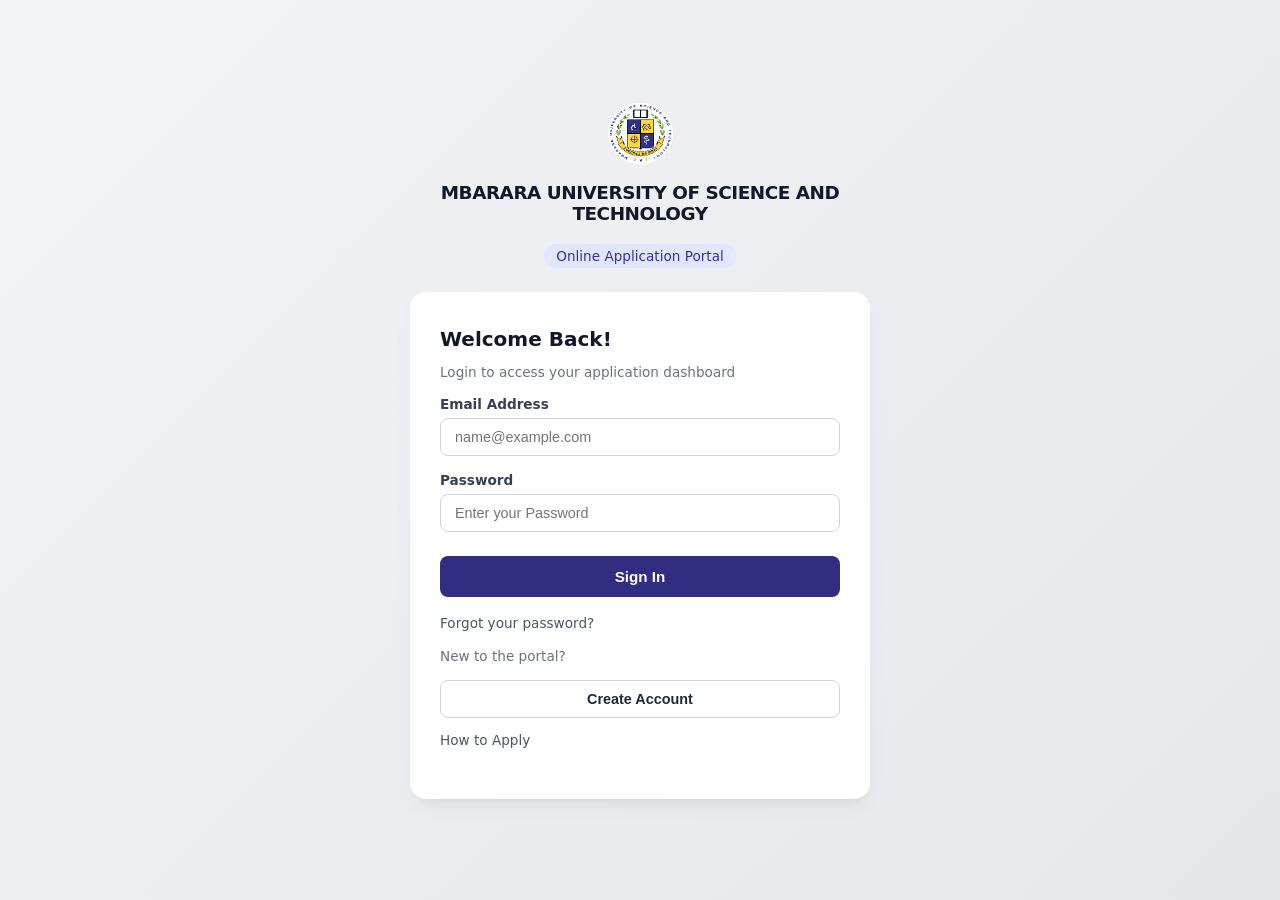
<file: index.html>
<!DOCTYPE html>
<html>
    <head>
        <link rel="stylesheet" href="login.css">
        <title>
            MUST APPLICATION PORTAL
        </title>
    </head>
    <body>
        <div class="portal">
            <img src="image1.png" alt="MUST LOGO">
            <h1>MBARARA UNIVERSITY OF SCIENCE AND TECHNOLOGY</h1>
            <p>Online Application Portal</p>
            
            <div class="form">

                <h3>Welcome Back!</h3>
                <p>Login to access your application dashboard</p> 
                
                <form action="" method="post">
                    <p>
                    <label for="email">Email Address</label>
                    <input type="email" name="signInEmail address" id="email" placeholder="name@example.com" required>
                    </p>

                    <p>
                    <label for="password">Password</label>
                    <input type="password" name="password" id="password" placeholder="Enter your Password" required>
                    </p>

                    <button type="submit" class="signin">Sign In</button>

                    <p><a href="forgot" class="forgot">Forgot your password?</a></p>

                </form>

                <p>New to the portal?</p>

                <button popovertarget="signUp" class="open-btn">Create Account</button>

                <div id="signUp" popover class="popup-box">
                
                    <h2>Create Account</h2>
                    <p>Provide your details to receive a temporary password.</p>

                    <form action="" method="POST">
                        
                        <p>
                            <label for="surname">Surname</label><br>
                            <input type="text" id="surname" name="surname" placeholder="Surname" required>
                        </p>

                        <p>
                            <label for="other_names">Other Names</label><br>
                            <input type="text" id="otherNames" name="other_names" placeholder="Other names" required>
                        </p>

                        <p>
                            <label for="phone">Phone Number</label><br>
                            <select name="country_code" id="country_code">
                                <option value="+256">Uganda (+256)</option>
                            </select>
                            <input type="tel" id="phone" name="phone" placeholder="770000000" required><br>
    
                            <small>Use an active phone number to receive notifications.</small>
                        </p>

                        <p>
                            <label for="email">Email Address</label><br>
                            <input type="email" id="signUpEmail" name="email" placeholder="myemail@gmail.com" required><br>
                            
                            <a href="https://google.com" target="_blank" class="eLink">Don't have an Email? Click to create ➔</a>
                        </p>
                        <hr>

                        <p>
        
                            <button type="button" popovertarget="signUp" popovertargetaction="hide">Close</button>
                        
                            <button type="submit">Create Account</button>
                        </p>

                    </form>
                </div>

                    <p><a href="Apply" class="Apply">How to Apply</a></p>
                    
            </div>
        </div>
    </body>
</html>
</file>
<file: login.css>
/* Global Reset & Page Background */
body {
    margin: 0;
    padding: 0;
    font-family: system-ui, -apple-system, BlinkMacSystemFont, "Segoe UI", Roboto, sans-serif;
    background: linear-gradient(135deg, #f3f4f6 0%, #e5e7eb 100%);
    color: #1f2937;
    min-height: 100vh;
    display: flex;
    justify-content: center;
    align-items: center;
}

/* Main Portal Wrapper */
.portal {
    text-align: center;
    width: 100%;
    max-width: 500px;
    padding: 20px;
    box-sizing: border-box;
}

/* University Logo */
.portal img {
    width: 65px;
    height: 65px;
    object-fit: contain;
    margin-bottom: 12px;
}

/* Main Portal Heading */
.portal h1 {
    font-size: 1.15rem;
    font-weight: 800;
    color: #111827;
    margin: 0 0 6px 0;
    letter-spacing: -0.025em;
}

/* Portal Subtitle */
.portal > p {
    font-size: 0.85rem;
    color: #4b5563;
    background: #e0e7ff;
    color: #3730a3;
    display: inline-block;
    padding: 4px 12px;
    border-radius: 20px;
    font-weight: 500;
    margin-bottom: 24px;
}

/* Main Form Card Container */
.form {
    background: #ffffff;
    border-radius: 16px;
    padding: 35px 30px;
    box-shadow: 0 10px 25px -5px rgba(0, 0, 0, 0.05), 0 8px 10px -6px rgba(0, 0, 0, 0.05);
    text-align: left;
}

/* Form Titles & Instructions */
.form h3 {
    font-size: 1.25rem;
    font-weight: 700;
    color: #111827;
    margin: 0 0 4px 0;
}

.form > p {
    font-size: 0.85rem;
    color: #6b7280;
    margin-bottom: 24px;
}

/* Form Fields Layout */
.form p {
    margin-bottom: 16px;
}

.form label {
    display: block;
    font-size: 0.85rem;
    font-weight: 600;
    color: #374151;
    margin-bottom: 6px;
}

/* Input Fields & Select Dropdowns */
.form input[type="email"],
.form input[type="password"],
.form input[type="text"],
.form input[type="tel"],
.form select {
    width: 100%;
    padding: 10px 14px;
    font-size: 0.9rem;
    border: 1px solid #d1d5db;
    border-radius: 8px;
    outline: none;
    box-sizing: border-box;
    transition: border-color 0.2s, box-shadow 0.2s;
    background-color: #fff;
}

.form input:focus,
.form select:focus {
    border-color: #4f46e5;
    box-shadow: 0 0 0 3px rgba(79, 70, 229, 0.15);
}

/* Phone Number Grid alignment */
.form select {
    width: 35%;
    display: inline-block;
    margin-right: 2%;
}

.form input[type="tel"] {
    width: 62%;
    display: inline-block;
}

.form small {
    display: block;
    font-size: 0.75rem;
    color: #6b7280;
    margin-top: 4px;
}

/* Sign In Button */
.signin {
    width: 100%;
    background-color: #312e81;
    color: #ffffff;
    border: none;
    padding: 12px;
    font-size: 0.95rem;
    font-weight: 600;
    border-radius: 8px;
    cursor: pointer;
    margin-top: 8px;
    transition: background-color 0.2s;
}

.signin:hover {
    background-color: #3730a3;
}

/* Links (Forgot Password, How to Apply) */
.forgot, .Apply {
    font-size: 0.85rem;
    color: #4b5563;
    text-decoration: none;
}

.forgot:hover, .Apply:hover {
    color: #312e81;
    text-decoration: underline;
}

/* Open Account Button */
.open-btn {
    width: 100%;
    background-color: #ffffff;
    color: #1f2937;
    border: 1px solid #d1d5db;
    padding: 10px;
    font-size: 0.9rem;
    font-weight: 600;
    border-radius: 8px;
    cursor: pointer;
    transition: background-color 0.2s, border-color 0.2s;
}

.open-btn:hover {
    background-color: #f9fafb;
    border-color: #9ca3af;
}

/* Native Popover Modal Styling */
.popup-box {
    border: none;
    border-radius: 16px;
    padding: 30px;
    width: 100%;
    max-width: 460px;
    box-shadow: 0 25px 50px -12px rgba(0, 0, 0, 0.25);
    background: #ffffff;
    box-sizing: border-box;
}

/* Popover backdrop dimming */
.popup-box::backdrop {
    background-color: rgba(0, 0, 0, 0.4);
    backdrop-filter: blur(2px);
}

.popup-box h2 {
    font-size: 1.2rem;
    font-weight: 700;
    color: #111827;
    margin: 0 0 4px 0;
}

.popup-box > p {
    font-size: 0.85rem;
    color: #6b7280;
    margin-bottom: 20px;
}

.popup-box hr {
    border: none;
    border-top: 1px solid #e5e7eb;
    margin: 20px 0;
}

/* Modal Action Buttons */
.popup-box button[type="submit"] {
    background-color: #0066ff;
    color: #ffffff;
    border: none;
    padding: 10px 20px;
    border-radius: 8px;
    font-weight: 600;
    cursor: pointer;
    float: right;
}

.popup-box button[type="button"] {
    background-color: #ffffff;
    color: #374151;
    border: 1px solid #d1d5db;
    padding: 10px 20px;
    border-radius: 8px;
    font-weight: 600;
    cursor: pointer;
}
.eLink{
    font-size: 0.85rem;
    color: #4b5563;
    text-decoration: none;
}
.eLink:hover{
    color: #312e81;
    text-decoration: underline;

}
</file>
